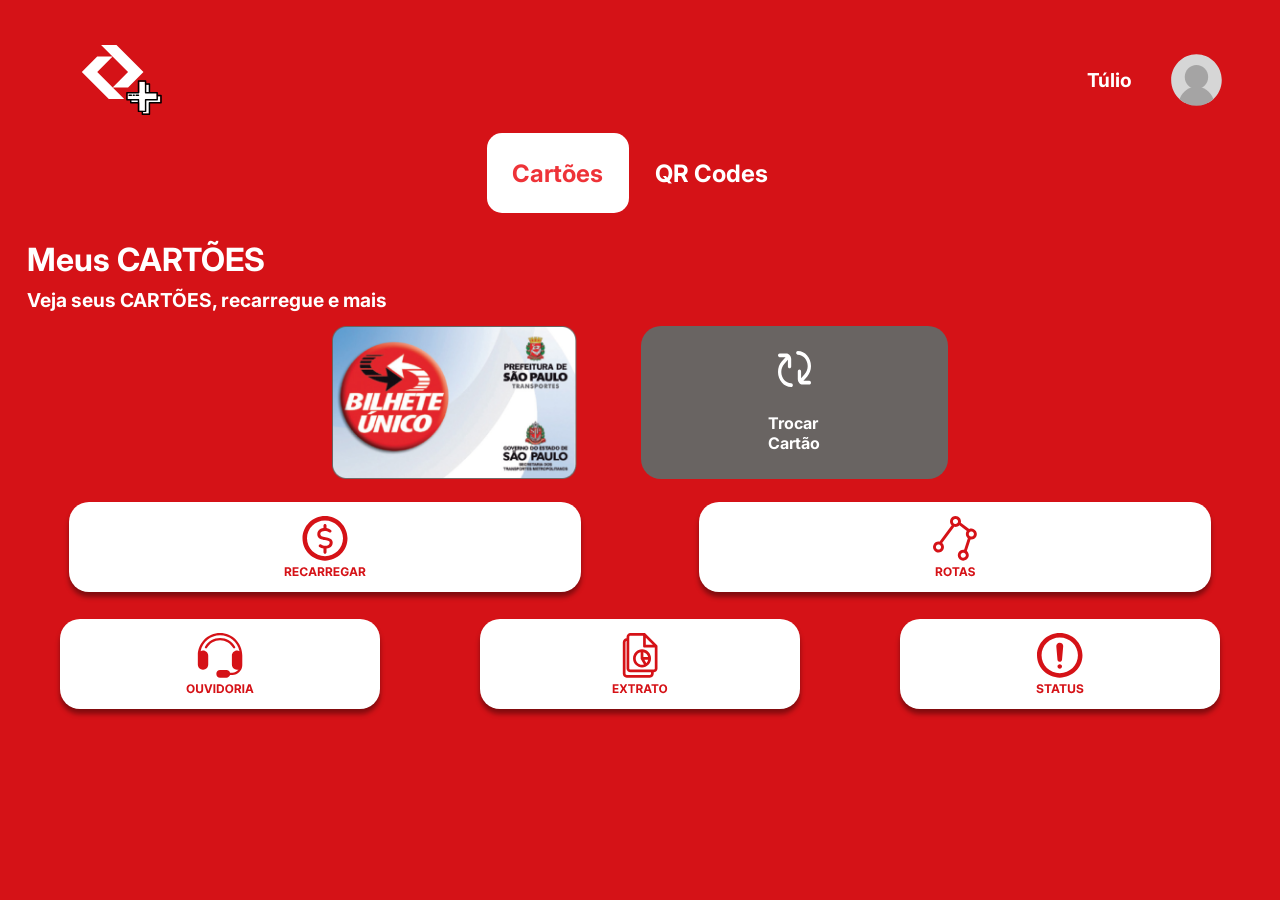
<file: src/content/html/index.html>
<!DOCTYPE html>
<html lang="en">
<head>
    <meta charset="UTF-8">
    <meta name="viewport" content="width=device-width, initial-scale=1.0">
    <title>CPTM Plus</title>
    <link rel="stylesheet" href="../css/home.css">
    <link rel="shortcut icon" href="../../assets/icons/cptmplusRed.svg" type="image/x-icon">
</head>
<body>
    <header>
        <img src="../../assets/icons/cptmplus.svg" alt="">
        <a href="conta.html">
            <div class="profile">
                <p>
                    <b>Túlio</b>
                </p>
                <img src="../../assets/icons/noProfilePicture.svg" alt="">
            </div>
        </a>
        
    </header>
    
    <nav>
        <div class="selected">
            <p>
                <b>Cartões</b>
            </p>
        </div>
            <a href="qrCode.html">
            <p>
                <b>QR Codes</b>
            </p>
        </a>
    </nav>

    <div class="mainText">
        <p style="font-size: xx-large;">
            <b>
                Meus CARTÕES
            </b>
        </p>

        <p style="font-size: larger;">
            <b>
                Veja seus CARTÕES, recarregue e mais
            </b>
        </p>
    </div>

    <section>
        <principal>
            <img src="../../assets/icons/bilhete.png" alt="">
        </principal>
        <saldo>
            <img src="../../assets/icons/switch.svg" alt="" style="height: 4vh;">
            <p>
                <b>
                    Trocar <br> Cartão
                </b>
            </p>
        </saldo>
    </section>

    <main>
        <principal>
            <a href="../html/saldo.html" class="saldo">
                <div>
                    <img src="../../assets/icons/money.svg" alt="">
                </div>
            </a>
            <a href="../html/rotas.html">
                <div>
                    <img src="../../assets/icons/routes.svg" alt="">
                </div>
            </a>
        </principal>
        <secundario>
            <a href="../html/ouvidoria.html">
                <div>
                    <img src="../../assets/icons/OUVIDORIA.svg" alt="">
                </div>
            </a>
            <a href="extrato.html">
                <div>
                    <img src="../../assets/icons/extrato.svg" alt="">
                </div>
            </a>
            <a href="linhas.html">
            <div>
                <img src="../../assets/icons/status.svg" alt="">
            </div>
            </a>
        </secundario>
    </main>
</body>
</html>
</file>
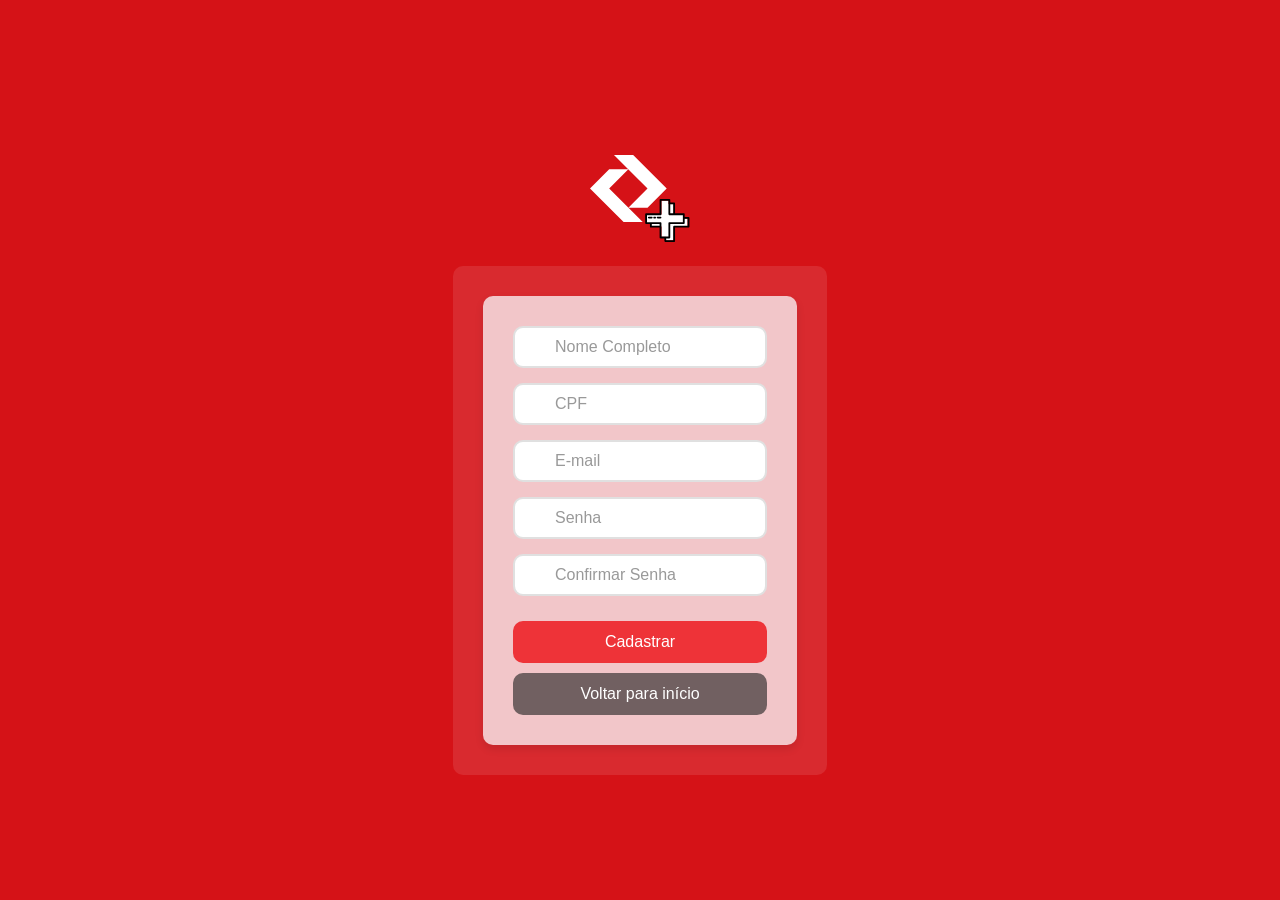
<file: src/content/html/cadastro.html>
<!DOCTYPE html>
<html lang="en">
<head>
    <meta charset="UTF-8">
    <meta name="viewport" content="width=device-width, initial-scale=1.0">
    <title>Página de Cadastro</title>
    <link rel="stylesheet" href="..//css/cadastro.css">
    <link rel="shortcut icon" href="../../assets/icons/cptmplusRed.svg" type="image/x-icon">
</head>
<body>
    <div class="duascores">
        <div class="logo-topo">
            <img class="logocptm" src="../../assets/icons/cptmPlusWhite.svg" alt="Logo CPTM">
        </div>
        <div class="opacidade">
            <div class="forms">
                <div class="form-container">
                    <form action="registrar.html" method="post">
                        <div class="formulario">
                            <label for="nome">
                            </label>
                            <input type="text" name="nome" id="nome" placeholder="Nome Completo" required>
                        </div>
                        <div class="formulario">
                            <label for="cpf">
                            </label>
                            <input type="text" name="cpf" id="cpf" placeholder="CPF" required>
                        </div>
                        <div class="formulario">
                            <label for="email">
                            </label>
                            <input type="email" name="email" id="email" placeholder="E-mail" required>
                        </div>
                        <div class="formulario">
                            <label for="senha">
                            </label>
                            <input type="password" name="senha" id="senha" placeholder="Senha" required>
                        </div>
                        <div class="formulario">
                            <label for="confirmar_senha">
                            </label>
                            <input type="password" name="confirmar_senha" id="confirmar_senha" placeholder="Confirmar Senha" required>
                        </div>
                        <button type="submit" style="background-color: #EE3338;">Cadastrar</button>
                        <button type="button" onclick="window.location.href='paglogin.html'" style="background-color: #716061;">Voltar para início</button>
                    </form>
                </div>
            </div>
        </div>
    </div>
</body>
</html>
</file>
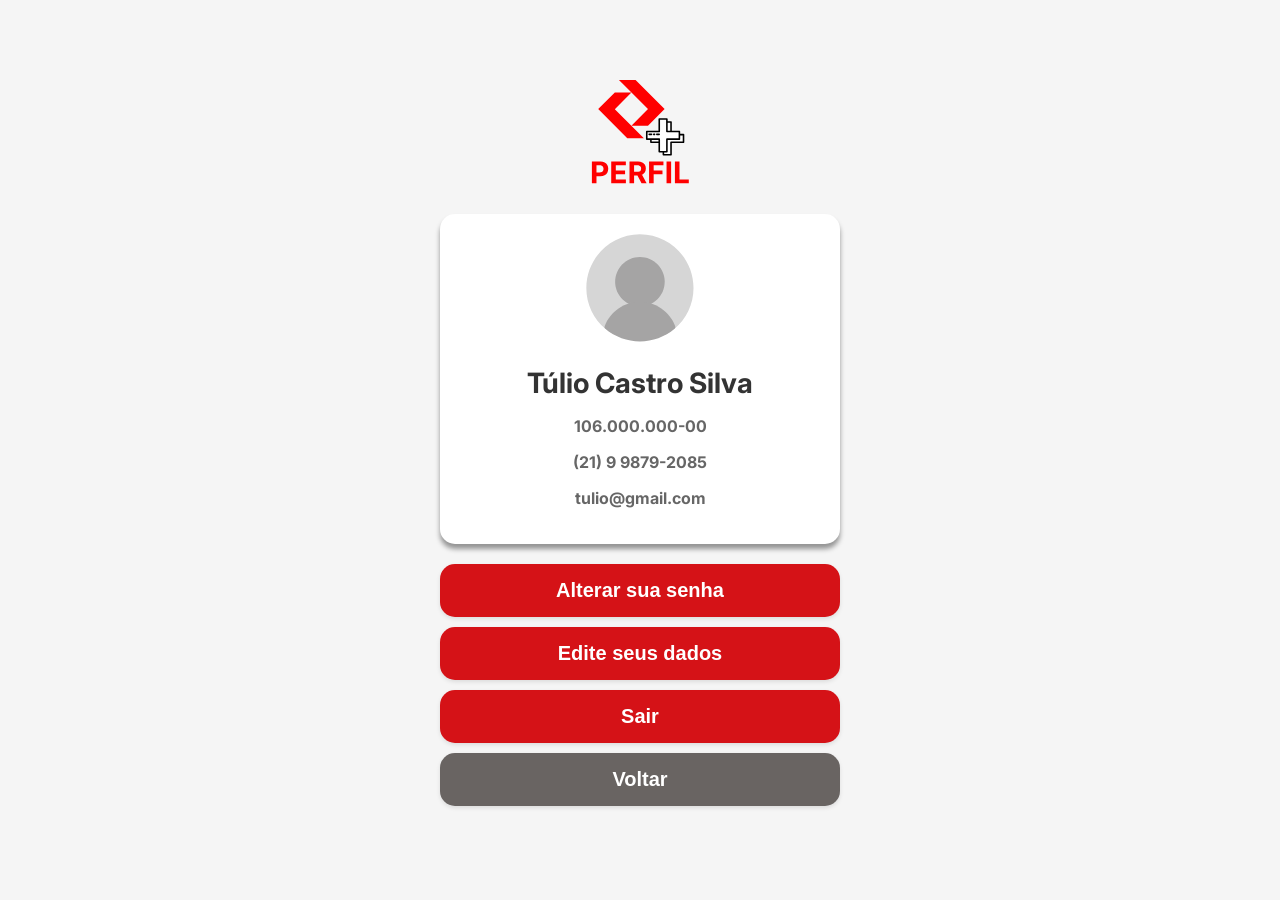
<file: src/content/html/conta.html>
<!DOCTYPE html>
<html lang="pt-BR">
<head>
    <meta charset="UTF-8">
    <meta name="viewport" content="width=device-width, initial-scale=1.0">
    <title>Página da Conta</title>
    <link rel="stylesheet" href="../css/conta.css">
    <link rel="shortcut icon" href="../../assets/icons/cptmplusRed.svg" type="image/x-icon">
</head>
<body>
    <div class="container-conta">
        <!-- Logo CPTM -->
        <div class="logo-container">
            <img class="logocptm" src="../../assets/icons/cptmPerfil.svg" alt="Logo CPTM">
        </div>

        <!-- Informações do usuário -->
        <div class="user-info">
            <img src="../../assets/icons/noProfilePicture.svg" alt="Avatar" class="user-avatar">
            <h2><b>Túlio Castro Silva</b></h2>
            <p><b>106.000.000-00</b></p>
            <p><b>(21) 9 9879-2085</b></p>
            <p><b>tulio@gmail.com</b></p>
        </div>

        <!-- Botões de ação -->
        <button class="btn-alterar-senha"><b>Alterar sua senha</b></button>
        <button class="btn-editar-dados"><b>Edite seus dados</b></button>
        <button class="btn-sair" onclick="window.location.href = 'paglogin.html'"><b>Sair</b></button>

        <!-- Voltar ao início -->
        <button class="btn-voltar" onclick="window.location.href='index.html'"><b>Voltar</b></button>
    </div>
</body>
</html>
</file>
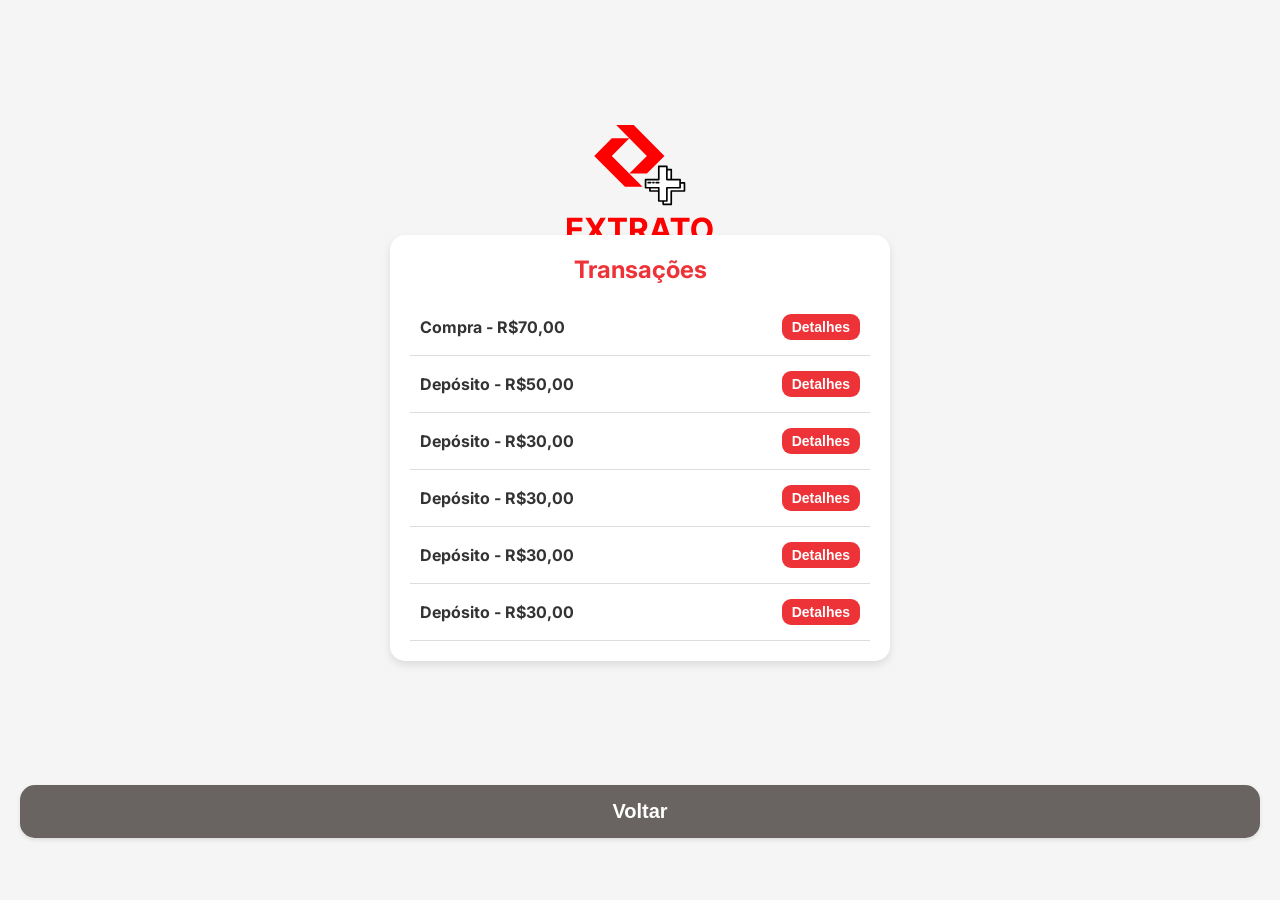
<file: src/content/html/extrato.html>
<!DOCTYPE html>
<html lang="pt-BR">
<head>
    <meta charset="UTF-8">
    <meta name="viewport" content="width=device-width, initial-scale=1.0">
    <title>Extrato</title>
    <link rel="stylesheet" href="../css/extrato.css"> 
    <link rel="shortcut icon" href="../../assets/icons/cptmplusRed.svg" type="image/x-icon">
</head>
<body>
    <header>
        <img src="../../assets/icons/cptmEXTRATO.svg" alt="Logo CPTM" class="logo">
    </header>

    <main>
        <h2><b>Transações</b></h2>
        <div class="transaction-container"></div> 
    </main>


    <script src="../scripts/extrato.js"></script> 
    <button class="btn-voltar" onclick="window.location.href='index.html'"><b>Voltar</b></button>
</body>
</html>
</file>
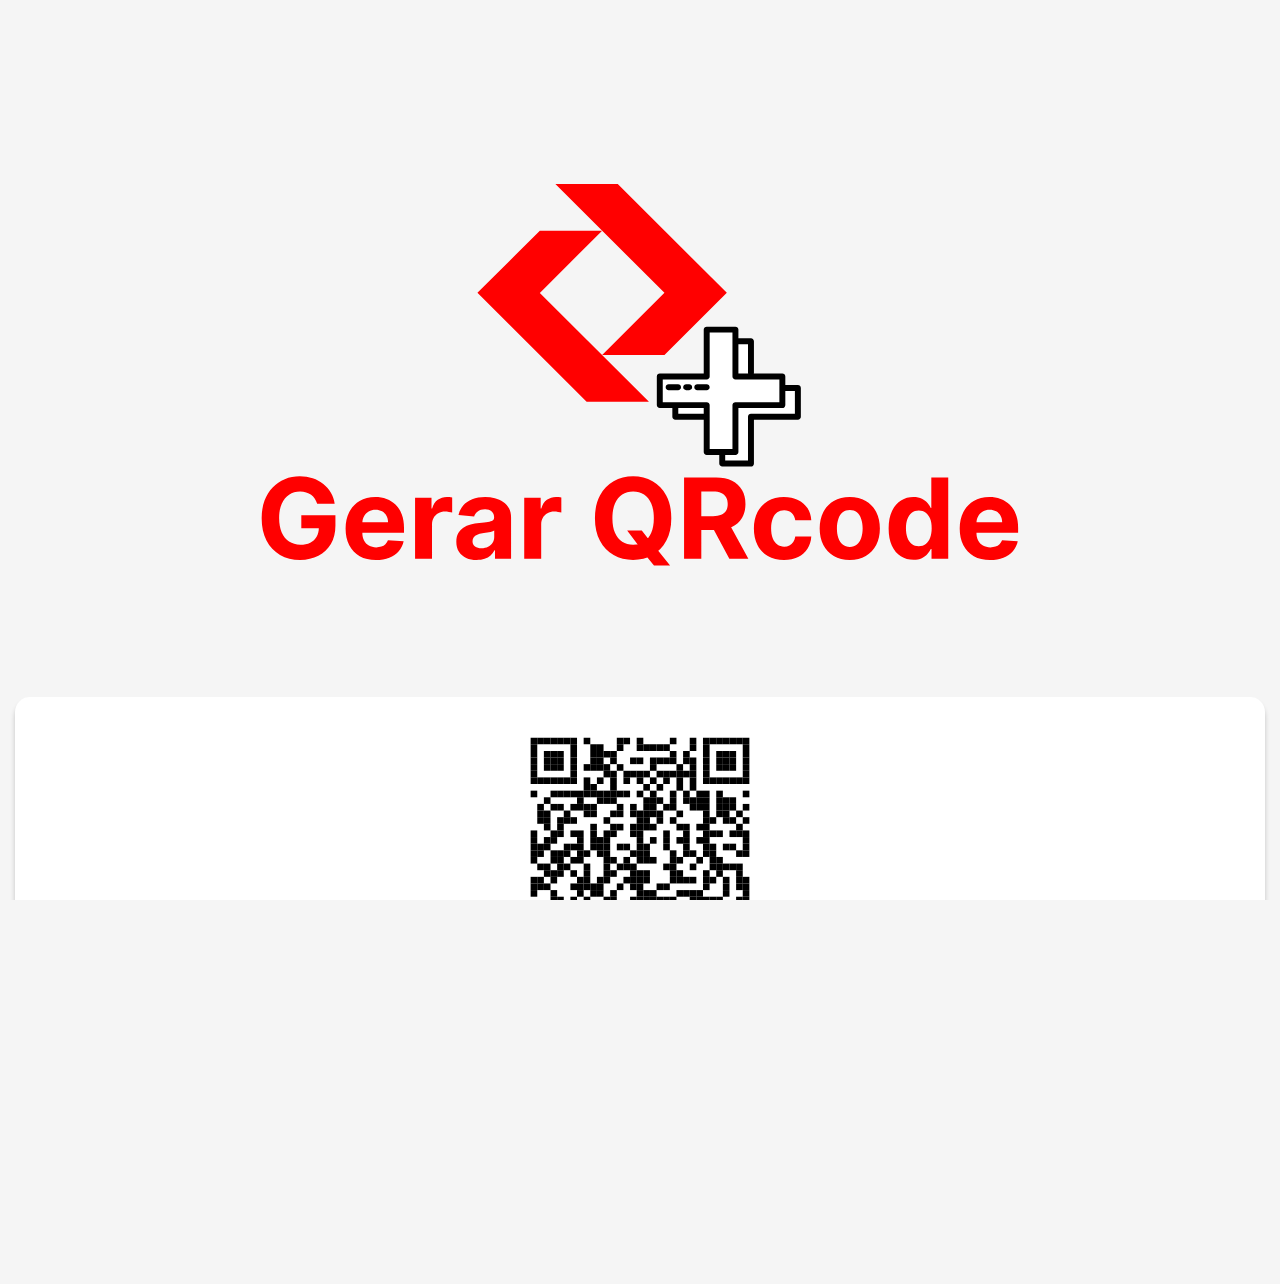
<file: src/content/html/gerarQRCODE.html>
<!DOCTYPE html>
<html lang="pt-BR">
<head>
  <meta charset="UTF-8">
  <meta name="viewport" content="width=device-width, initial-scale=1.0">
  <title>Pagamento - QR Code</title>
  <link href="https://cdnjs.cloudflare.com/ajax/libs/font-awesome/5.15.3/css/all.min.css" rel="stylesheet">
  <link href="../css/qr-code.css" rel="stylesheet">
  <link rel="shortcut icon" href="../../assets/icons/cptmplusRed.svg" type="image/x-icon">
</head>
<body>

  <header>
    <img src="../../assets/icons/gerarQRcode.svg" alt="Logo CPTM">
  </header>

  <div class="app-container">
    <div class="qr-code-container">
      <div class="qr-code">
        <img src="../../assets/icons/qrCode.svg" alt="QR Code para pagamento">
      </div>
      <div class="qr-info">
        <h3>Pagamento de Metrô</h3>
        <p>Aponte sua câmera para o código QR e finalize seu pagamento.</p>
      </div>
    </div>
    
    <div class="voltar">
      <button class="btn-voltar" onclick="window.location.href='index.html'"><b>Voltar</b></button>
    </div>
  </div>

</body>
</html>
</file>
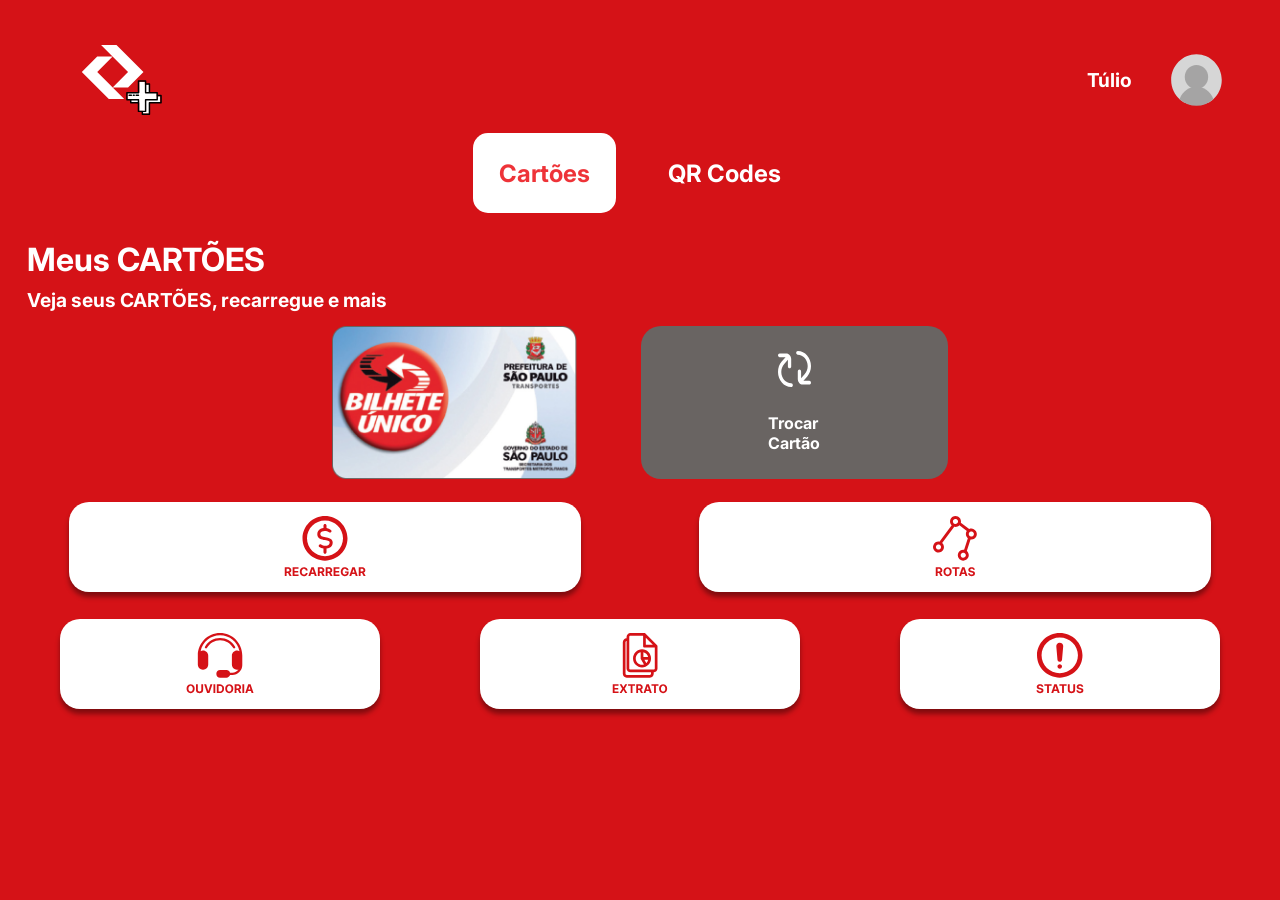
<file: src/content/html/home.html>
<!DOCTYPE html>
<html lang="en">
<head>
    <meta charset="UTF-8">
    <meta name="viewport" content="width=device-width, initial-scale=1.0">
    <title>Document</title>
    <link rel="stylesheet" href="../css/home.css">
</head>
<body>
    <header>
        <img src="../../assets/icons/cptmplus.svg" alt="">
        <a href="conta.html">
            <div class="profile">
                <p>
                    <b>Túlio</b>
                </p>
                <img src="../../assets/icons/noProfilePicture.svg" alt="">
            </div>
        </a>
        
    </header>
    
    <nav>
        <div class="selected">
            <p>
                <b>Cartões</b>
            </p>
        </div>
            <a href="qrCode.html">
            <p style="padding-left: 3vh;">
                <b>QR Codes</b>
            </p>
        </a>
    </nav>

    <div class="mainText">
        <p style="font-size: xx-large;">
            <b>
                Meus CARTÕES
            </b>
        </p>

        <p style="font-size: larger;">
            <b>
                Veja seus CARTÕES, recarregue e mais
            </b>
        </p>
    </div>

    <section>
        <principal>
            <img src="../../assets/icons/bilhete.png" alt="">
        </principal>
        <saldo>
            <img src="../../assets/icons/switch.svg" alt="" style="height: 4vh;">
            <p>
                <b>
                    Trocar <br> Cartão
                </b>
            </p>
        </saldo>
    </section>

    <main>
        <principal>
            <a href="../html/saldo.html" class="saldo">
                <div>
                    <img src="../../assets/icons/money.svg" alt="">
                </div>
            </a>
            <a href="../html/rotas.html">
                <div>
                    <img src="../../assets/icons/routes.svg" alt="">
                </div>
            </a>
        </principal>
        <secundario>
            <a href="../html/ouvidoria.html"><div>
                <img src="../../assets/icons/OUVIDORIA.svg" alt="">
            </div>
            </a>
            <a href="extrato.html">
                <div>
                    <img src="../../assets/icons/extrato.svg" alt="">
                </div>
            </a>
            <div>
                <img src="../../assets/icons/status.svg" alt="">
            </div>
        </secundario>
    </main>
</body>
</html>
</file>
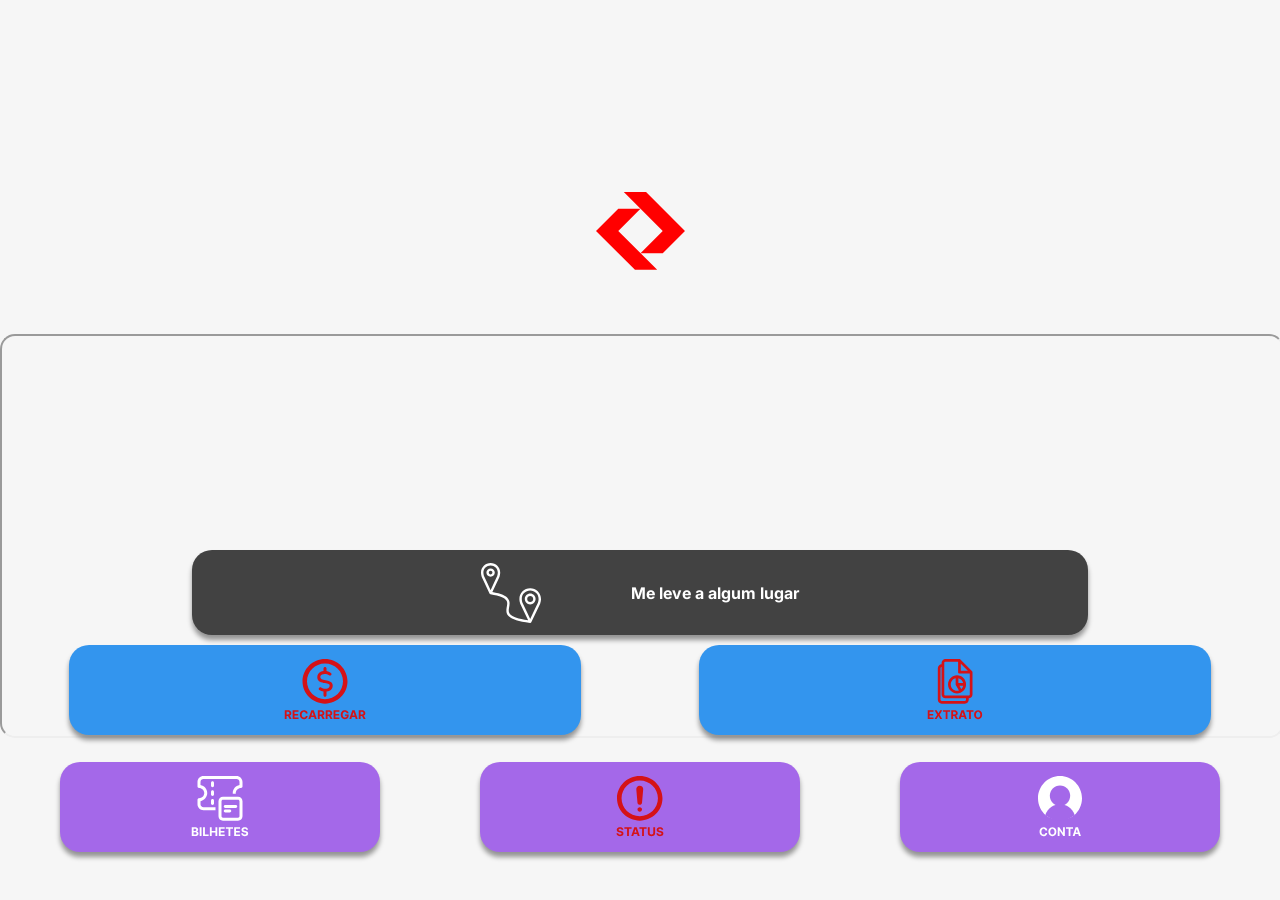
<file: src/content/html/homepageAntiga.html>
<!DOCTYPE html>
<html lang="en">
<head>
    <meta charset="UTF-8">
    <meta name="viewport" content="width=device-width, initial-scale=1.0">
    <title>Página de Login</title>
    <link rel="stylesheet" href="../css/index.css">
</head>


<body>
    <header>
        <img src="../../assets/img/cptm.svg" alt="">
    </header>
    
    <container>
        <iframe 
            src="https://www.google.com/maps/embed?pb=!1m14!1m12!1m3!1d15004.178001252154!2d-43.93533439999999!3d-19.922529499999996!2m3!1f0!2f0!3f0!3m2!1i1024!2i768!4f13.1!5e0!3m2!1spt-BR!2sbr!4v1728959848604!5m2!1spt-BR!2sbr" 
            width="100%" 
            height="400" 
            style="border-radius:15px;margin-top: 5%;align-items: center;justify-content: center;" 
            allowfullscreen="" 
            loading="lazy" 
            referrerpolicy="no-referrer-when-downgrade">
        </iframe>
        <div class="overlay">  
            <img src="../../assets/icons/search.svg" alt="" style="padding-right: 10%;">
            <p>
                <b>Me leve a algum lugar</b>
            </p>
        </div>
        
    <main>
        <principal>
            <a href="saldo.html">
                <div>
                    <img src="../../assets/icons/money.svg" alt="">
                </div>
            </a>
            <div>
                <img src="../../assets/icons/extrato.svg" alt="" >
            </div>
        </principal>
        <secundario>
            <div>
                <img src="../../assets/icons/ticket.svg" alt="">
            </div>
            <div>
                <img src="../../assets/icons/status.svg" alt="">
            </div>
            <a href="conta.html">
                <div>
                    <img src="../../assets/icons/CONTA.svg" alt="">
                </div>
            </a>
        </secundario>
    </main>
</body>
</html>
</file>
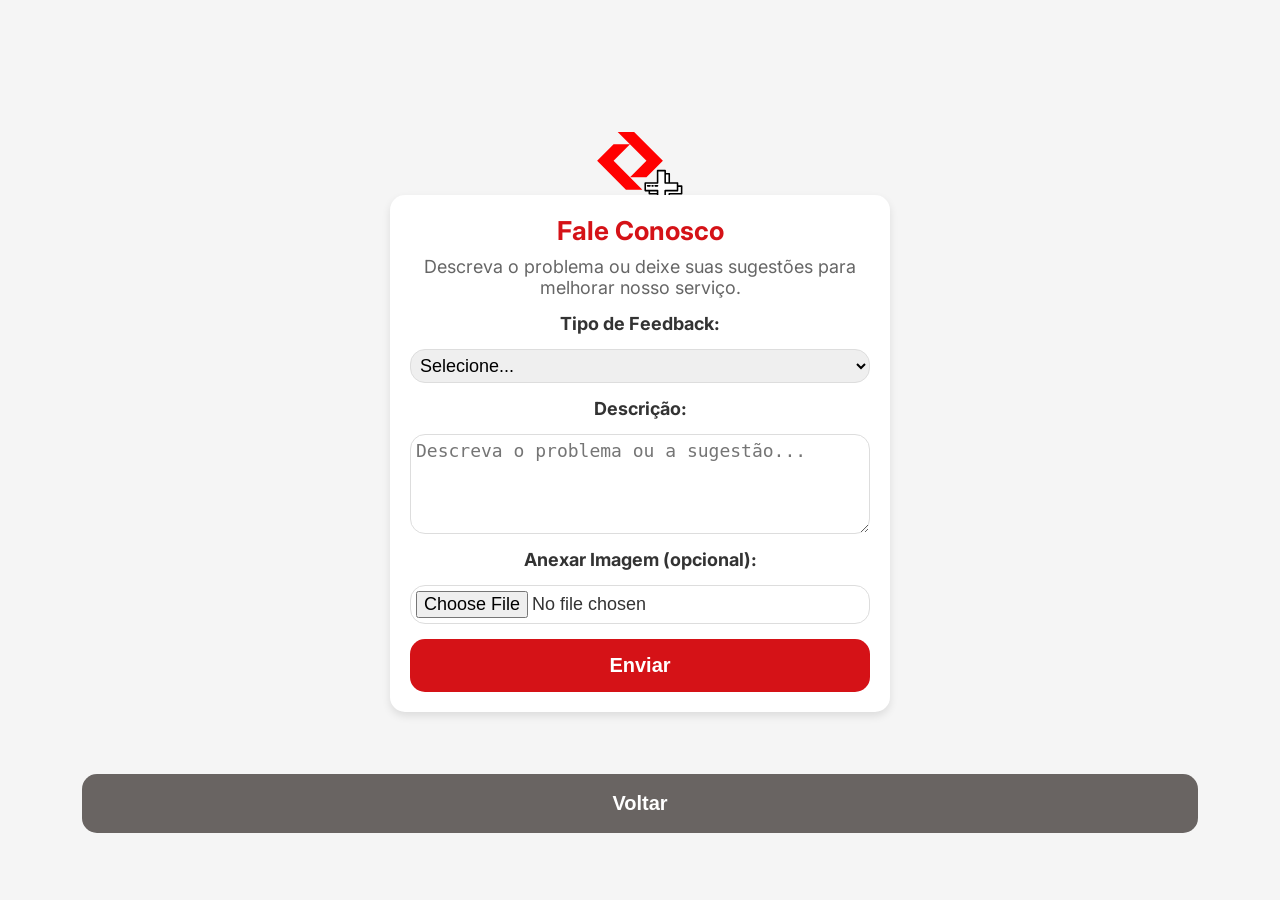
<file: src/content/html/ouvidoria.html>
<!DOCTYPE html>
<html lang="pt-BR">
<head>
    <meta charset="UTF-8">
    <meta name="viewport" content="width=device-width, initial-scale=1.0">
    <title>Ouvidoria</title>
    <link rel="stylesheet" href="../css/ouvidoria.css">
    <link rel="shortcut icon" href="../../assets/icons/cptmplusRed.svg" type="image/x-icon">
</head>
<body>
    <header class="header">
        <img src="../../assets/icons/cptmOuvidoria.svg" alt="Logo CPTM" class="logo">
    </header>

    <main>
        <h3>Fale Conosco</h3>
        <p>Descreva o problema ou deixe suas sugestões para melhorar nosso serviço.</p>
        
        <form id="ouvidoriaForm">
            <label for="tipo">Tipo de Feedback:</label>
            <select id="tipo" required>
                <option value="">Selecione...</option>
                <option value="problema">Problema</option>
                <option value="sugestao">Sugestão</option>
                <option value="elogio">Elogio</option>
            </select>

            <label for="descricao">Descrição:</label>
            <textarea id="descricao" placeholder="Descreva o problema ou a sugestão..." required></textarea>
            
            <label for="anexo">Anexar Imagem (opcional):</label>
            <input type="file" id="anexo" accept="image/*">
            
            <button type="submit" class="submit-button">Enviar</button>
        </form>
    </main>
    <button class="back-button" onclick="window.location.href='index.html'"><b>Voltar</b></button>


</body>
</html>
</file>
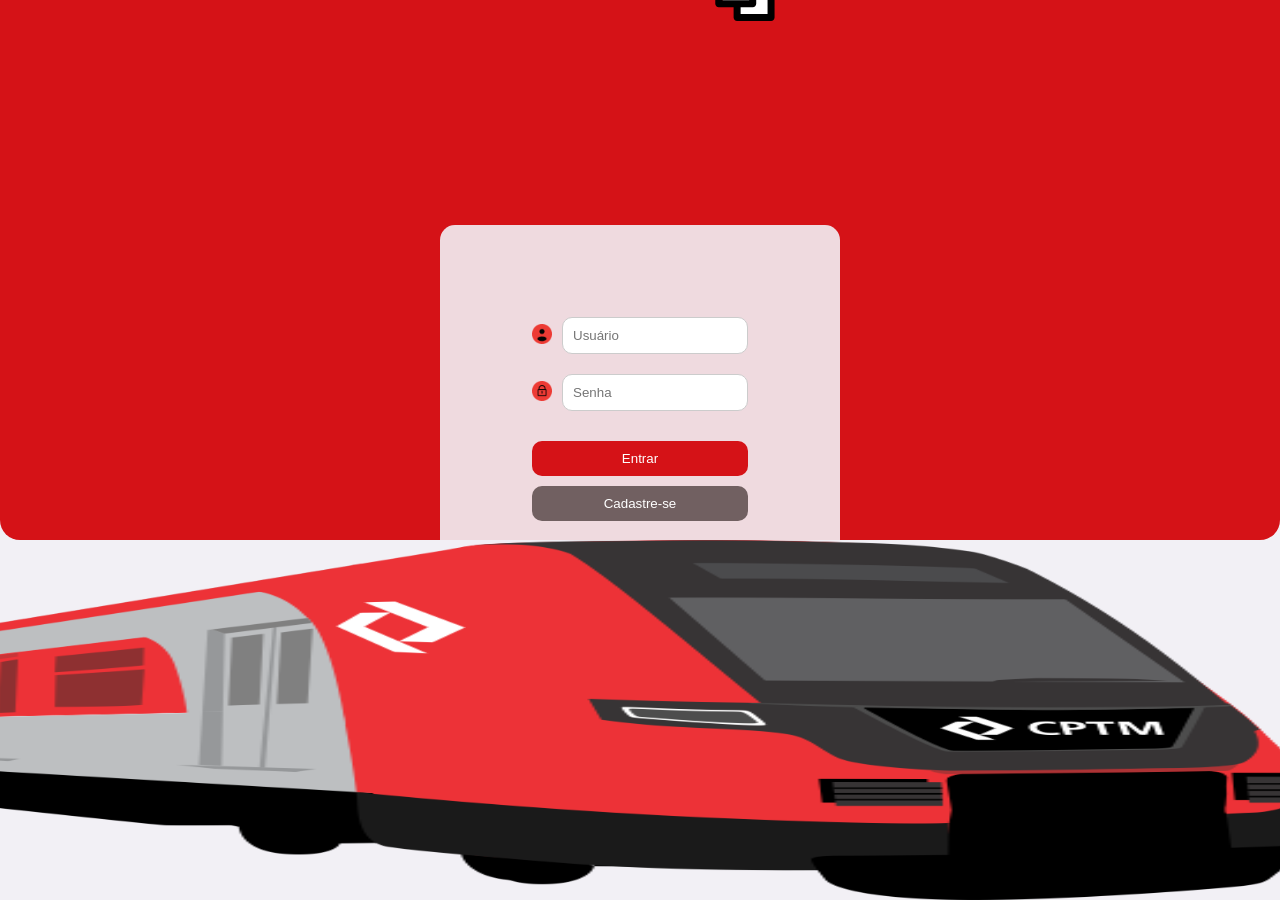
<file: src/content/html/paglogin.html>
<!DOCTYPE html>
<html lang="en">
<head>
    <meta charset="UTF-8">
    <meta name="viewport" content="width=device-width, initial-scale=1.0">
    <title>Página de Login</title>
    <link rel="stylesheet" href="../css/paglogin.css">
    <link rel="shortcut icon" href="../../assets/icons/cptmplusRed.svg" type="image/x-icon">
</head>
<body>
    <div class="duascores">
        <div class="opacidade">
            <div class="forms">
                <div class="form-container">
                    <form action="home.html">
                        <div class="formulario">
                            <label for="usuario">
                              <img src="../../assets/icons/iconeUsuario.png.png" alt="Ícone de Usuário" class="icone">
                            </label>
                            <input type="text" name="usuario" id="usuario" placeholder="Usuário" required>
                        </div>
                        <div class="formulario">
                            <label for="senha">
                              <img src="../../assets/icons/iconeSenha.png.png" alt="Ícone de Usuário" class="icone">
                            </label>
                            <input type="password" name="senha" id="senha" placeholder="Senha" required>
                        </div>

                    <button onclick="window.location.href='index.html'"style="background-color: #D51217;" >Entrar</button>                        
                    </form>
                    <button onclick="window.location.href='cadastro.html'"style="background-color: #716061;">Cadastre-se</button>

                </div>
            </div>
        </div>

        <div class="vermelha">
            <img class="logocptm" src="../../assets/icons/cptmPlusWhite.svg" alt="">
        </div>
        <div class="branca">
            <img src="../../assets/img/cptmTremCptm.png" alt="" class="tremcptm">
        </div>
    </div>

</body>
</html>
</file>
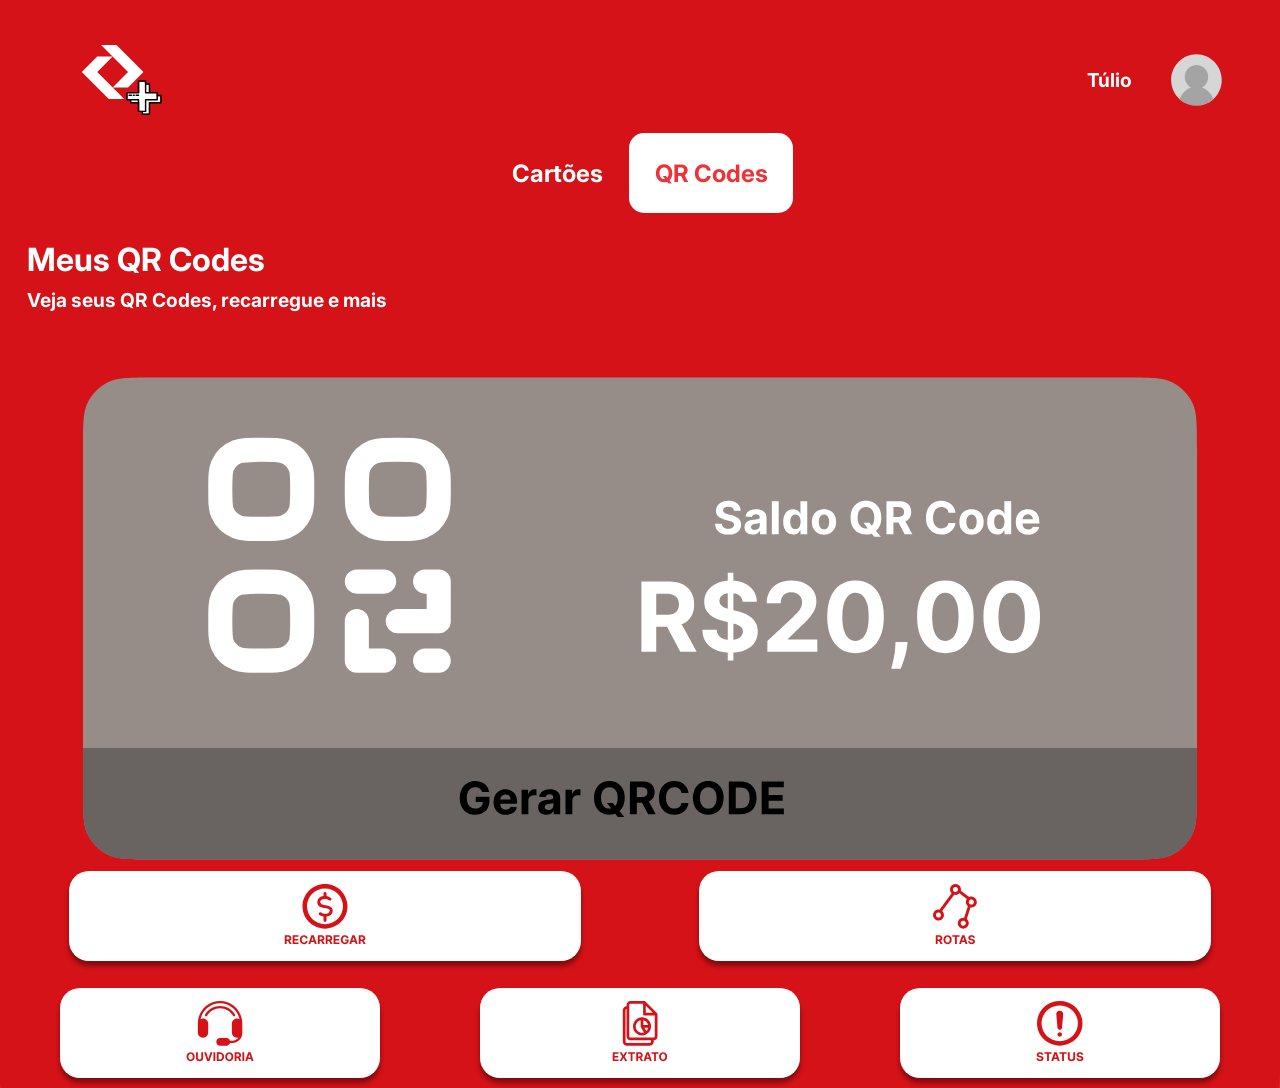
<file: src/content/html/qrCode.html>
<!DOCTYPE html>
<html lang="en">
<head>
    <meta charset="UTF-8">
    <meta name="viewport" content="width=device-width, initial-scale=1.0">
    <title>CPTM Plus</title>
    <link rel="stylesheet" href="../css/qrCode.css">
    <link rel="shortcut icon" href="../../assets/icons/cptmplusRed.svg" type="image/x-icon">
</head>
<body>
    <header>
        <img src="../../assets/icons/cptmplus.svg" alt="">
        <a href="conta.html">
            <div class="profile">
                <p>
                    <b>Túlio</b>
                </p>
                <img src="../../assets/icons/noProfilePicture.svg" alt="">
            </div>
        </a>
    </header>
    
    <nav>
        <a href="index.html">
            <p>
                <b>Cartões</b>
            </p>
        </a>
        <div class="selected">
            <p>
                <b>QR Codes</b>
            </p>
        </div>
    </nav>

    <div class="mainText">
        <p style="font-size: xx-large;">
            <b>
                Meus QR Codes
            </b>
        </p>

        <p style="font-size: larger;">
            <b>
                Veja seus QR Codes, recarregue e mais
            </b>
        </p>
    </div>

    <section>
        <a href="gerarQRCODE.html">
            <img src="../../assets/icons/qrCodeMain.svg" alt="">
        </a>
    </section>

    <main>
        <principal>
            <a href="../html/saldo.html" class="saldo">
                <div>
                    <img src="../../assets/icons/money.svg" alt="">
                </div>
            <a href="../html/rotas.html">
                <div>
                    <img src="../../assets/icons/routes.svg" alt="">
                </div>
            </a>
        </principal>
        <secundario>
            <a href="../html/ouvidoria.html"><div>
                <img src="../../assets/icons/OUVIDORIA.svg" alt="">
            </div>
            </a>
            <a href="../html/extrato.html"><div>
                <img src="../../assets/icons/extrato.svg" alt="">
            </div>
            </a>
            <div>
                <img src="../../assets/icons/status.svg" alt="">
            </div>
        </secundario>
    </main>
</body>
</html>
</file>
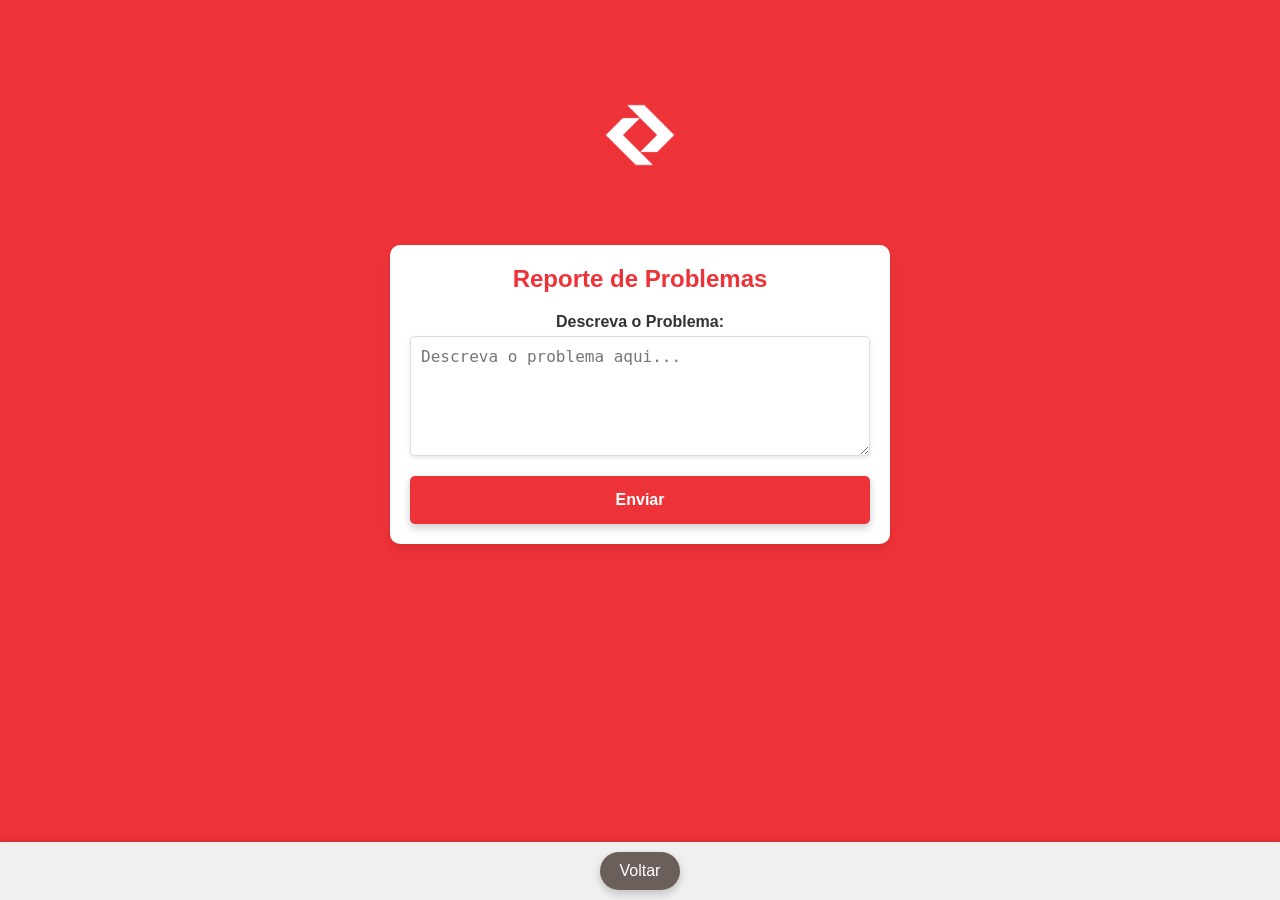
<file: src/content/html/reportarProblema.html>
<!DOCTYPE html>
<html lang="pt-BR">
<head>
    <meta charset="UTF-8">
    <meta name="viewport" content="width=device-width, initial-scale=1.0">
    <title>Reportar Problema</title>
    <link rel="stylesheet" href="../css/reportarProblema.css">
    <link rel="shortcut icon" href="../../assets/icons/cptmplusRed.svg" type="image/x-icon">
</head>
<body>
    <header>
        <img src="../../assets/img/cptmLogoRed.png" alt="Logo CPTM" class="logo">
    </header>

    <main>
        <h2>Reporte de Problemas</h2>
        <form class="report-form">
            <label for="problema">Descreva o Problema:</label>
            <textarea id="problema" name="problema" rows="5" placeholder="Descreva o problema aqui..."></textarea>
            <button type="submit" class="submit-button">Enviar</button>
        </form>
    </main>

    <footer>
        <a href="index.html" class="back-button">Voltar</a>
    </footer>

    <script src="../scripts/reportarProblemas.js"></script> 

</body>
</html>
</file>
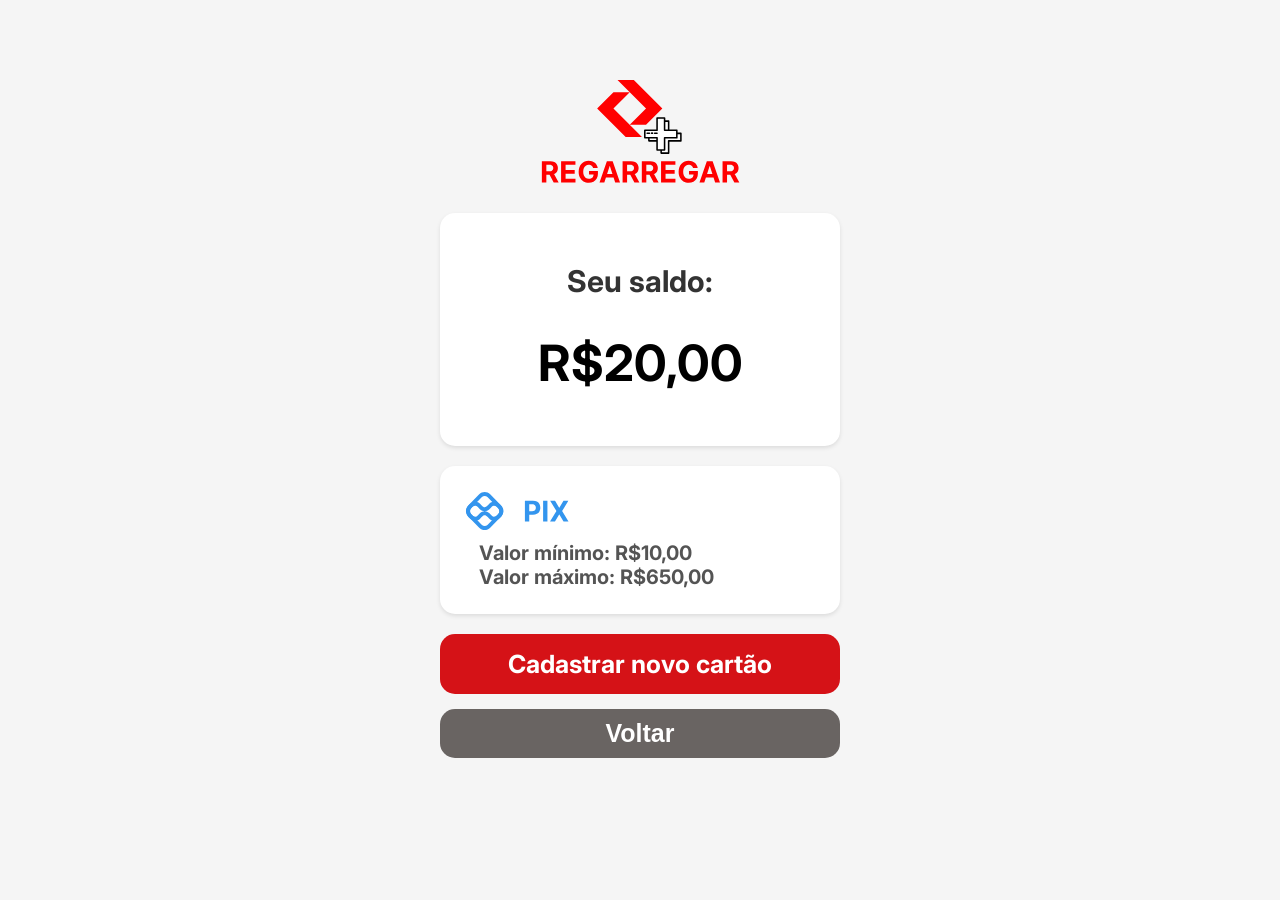
<file: src/content/html/saldo.html>
<!DOCTYPE html>
<html lang="pt-BR">
<head>
    <meta charset="UTF-8">
    <meta name="viewport" content="width=device-width, initial-scale=1.0">
    <title>Página de Saldo</title>
    <link rel="stylesheet" href="../css/saldo.css">
    <link rel="shortcut icon" href="../../assets/icons/cptmplusRed.svg" type="image/x-icon">
</head>
<body>
    <div class="container-saldo">
        <div class="logo-container">
            <img class="logocptm" src="../../assets/icons/cptmRecarregar.svg" alt="Logo CPTM">
        </div>

        <div class="saldo-section">
            <p><b>Seu saldo:</b></p>
            <h1><b>R$20,00</b></h1>
        </div>

        <div class="pix-section">
            <div class="pix-container">
                <img src="../../assets/icons/pix.svg" alt="">
                
                <span><b>Valor mínimo: R$10,00</b></span>
                <span><b>Valor máximo: R$650,00</b></span>
            </div>
        </div>

        <!-- Botão de cadastrar novo cartão -->
        <button class="btn-cadastrar-cartao"><b>Cadastrar novo cartão</b></button>

        <button class="btn-voltar" onclick="window.location.href='index.html'"><b>Voltar</b></button>
    </div>
</body>
</html>
</file>
<file: src/content/css/home.css>
* {
    margin: 0;
    padding: 0;
    box-sizing: border-box;
}

a{
    text-decoration: none;
    display: flex;
    justify-content: center;
    align-items: center;
}

@font-face {
    font-family: Inter;
    src: url(../../assets/fonts/Inter-VariableFont_opsz\,wght.ttf);
}

html, body {
    height: 100%;
    display: flex;
    flex-direction: column;
    background-color: white;
    background-image: url(../../assets/img/background.svg);
    background-size: cover;
}


header { 
    margin-top: 5vh;
    padding-left: 5vw;
    padding-right: 5vw;
    width: 100vw;
    display: flex;
    flex-direction: row;
    height: 70px;
    justify-content: space-between;
}

header p {
    font-family: Inter;
}

.profile{
    display: flex;
    align-items: center;
    flex-direction: row;
    margin-left: 40%;
    margin-right: auto;
}

.profile p {
    color: white;
    padding-right: 3vw;
    font-size: larger;
}

.profile img {
    width: 40%;
}


nav{
    padding-top: 2vh;
    padding-bottom: 2vh;
    width: 100%;
    display: flex;
    flex-direction: row;
    justify-content: center;
    align-items: center;
}

nav .selected{
    background-color: white;
    border-radius: 15px;
}


nav p {
    color: white;
    margin: 2vw;
    font-size: x-large;
    font-family: Inter;
}

nav .selected p{
    color: #EE3338;
}

.mainText {
    display: flex;
    flex-direction: column;
}

.mainText p{
    color: white;
    font-family: Inter;
    padding-left: 3vh;
    padding-top: 1vh;
}

section{
    height: 20vh;
    border-radius: 20px;
    display: flex;
    flex-direction: row;
    justify-content: center;
    align-items: center;
}

section principal{
    display: flex;
    flex-direction: column;
    align-items: center;
    justify-content: space-around;
    padding-right: 5vw;
}

section principal img{
    height: 17vh;
}



section saldo{
    
    background-color: #696462;
    display: flex;
    align-items: end;
    display: flex;
    flex-direction: column;
    align-items: center;
    justify-content: space-evenly;
    font-family: Inter;
    color: white;
    height: 17vh;
    width: 24vw;
    border-radius: 20px;
}


main{
    display: flex;
    flex-direction: column;
    padding: 10px;
}

main img{
    height: 70%;
}

main principal {
    display: flex;
    flex-direction: row;
    justify-content: space-around;
}

main principal div { 
    background-color: white;
    width: 40vw;
    height: 10vh;
    display: flex;
    flex-direction: column;
    justify-content: center;
    align-items: center;
    border-radius: 20px;
    box-shadow: 0px 5px 5px rgba(0, 0, 0, 0.4);
}

main secundario {
    display: flex;
    flex-direction: row;
    justify-content: space-around;
    padding-top: 3vh;
}

main secundario div { 
    background-color: white;
    width: 25vw;
    height: 10vh;
    display: flex;
    flex-direction: column;
    justify-content: center;
    align-items: center;
    border-radius: 20px;
    box-shadow: 0px 5px 5px rgba(0, 0, 0, 0.4);
}
</file>
<file: src/content/css/cadastro.css>
body {
    margin: 0;
    padding: 0;
    font-family: 'Arial', sans-serif;
    display: flex;
    justify-content: center;
    align-items: center;
    height: 100vh;
    background-color: #D51217;
}

.duascores {
    width: 100%;
    height: 100%;
    display: flex;
    justify-content: center;
    align-items: center;
    background-color: #D51217;
    flex-direction: column;
}
.opacidade {
    background-color: rgba(255, 255, 255, 0.1);
    padding: 30px;
    border-radius: 10px;
}
.forms {
    display: flex;
    justify-content: center;
    align-items: center;
}

.logo-topo {
    margin-top: 30px;
    margin-bottom: 20px;
}

.logocptm {
    width: 100px;
}

.form-container {
    background-color: #F2C6C9;
    padding: 30px;
    border-radius: 10px;
    box-shadow: 0px 4px 8px rgba(0, 0, 0, 0.1);
}

.formulario {
    display: flex;
    align-items: center;
    margin-bottom: 15px;
    position: relative;
}
.formulario label img {
    width: 25px;
    height: 25px;
    position: absolute;
    left: 10px;
    top: 50%;
    transform: translateY(-50%);
}
.formulario input {
    width: 100%;
    padding: 10px 10px 10px 40px;
    border: 2px solid #E0E0E0;
    border-radius: 10px;
    font-size: 16px;
    outline: none;
    background-color: #fff;
}
.formulario input::placeholder {
    color: #999;
}
button {
    width: 100%;
    padding: 12px;
    font-size: 16px;
    border: none;
    border-radius: 10px;
    cursor: pointer;
    color: #fff;
    margin-top: 10px;
}
button:first-of-type {
    background-color: #D51217;
}
button:last-of-type {
    background-color: #716061;
}

@media (max-width: 768px) {
    .form-container {
        width: 90%;
    }
}
</file>
<file: src/content/css/conta.css>
@font-face {
    font-family: Inter;
    src: url(../../assets/fonts/Inter-VariableFont_opsz\,wght.ttf);
}

body {
    font-family: Inter;
    margin: 0;
    padding: 0;
    background-color: #f5f5f5;
}

.container-conta {
    width: 100%;
    max-width: 400px;
    margin: 0 auto;
    text-align: center;
}

.logo-container {
    margin-top: 20%;
}

.logo-container img{
    width: 100px;
}

.user-info {
    background-color: white;
    padding: 20px;
    margin: 20px 0;
    border-radius: 15px;
    box-shadow: 0px 5px 5px rgba(0, 0, 0, 0.4);
}

.user-avatar {
    width: 30%;
    height: 30%;
    border-radius: 15px;
    margin-bottom: 10px;
}

.user-info h2 {
    font-size: 28px;
    color: #333;
    margin: 10px 0;
}

.user-info p {
    font-size: 16px;
    color: #666;
}

.btn-alterar-senha,
.btn-editar-dados,
.btn-sair,
.btn-voltar {
    background-color: #D51217;
    box-shadow: 0 2px 4px rgba(0, 0, 0, 0.1);
    color: white;
    border: none;
    padding: 15px;
    width: 100%;
    border-radius: 15px;
    font-size: 20px;
    margin-bottom: 10px;
    cursor: pointer;
}

.btn-voltar {
    background-color: #696462;
}
</file>
<file: src/content/css/extrato.css>
* {
    margin: 0;
    padding: 0;
    box-sizing: border-box;
}

@font-face {
    font-family: Inter;
    src: url(../../assets/fonts/Inter-VariableFont_opsz\,wght.ttf);
}

body {
    font-family: Inter;
    background-color: #f5f5f5;
    background-size: cover;
    display: flex;
    flex-direction: column;
    align-items: center;
    padding: 20px;
    color: #333;
}

header { 
    margin-top: 5vh;
    padding-left: 5vw;
    padding-right: 5vw;
    width: 100vw;
    display: flex;
    flex-direction: column;
    height: 70px;
    align-items: center;
    justify-content: center;
}

header img.logo {
    padding-top: 40%;
    padding-bottom: 25%;
    width: 150px;
}	


nav {
    width: 100vw;
    display: flex;
    justify-content: space-around;
    background-color: #EE3338;
    padding: 10px 0;
}

.nav-link {
    color: white;
    font-size: 18px;
    font-weight: bold;
    text-decoration: none;
}


.nav-link.selected {
    background-color: white;
    color: #EE3338;
    padding: 5px 10px;
    border-radius: 15px;
}

main {
    width: 90vw;
    max-width: 500px;
    background-color: white;
    margin-top: 100px;
    border-radius: 15px;
    padding: 20px;
    box-shadow: 0 4px 8px rgba(0, 0, 0, 0.1);
    margin-bottom: 10%;
}

h2 {
    color: #EE3338;
    font-size: 24px;
    text-align: center;
}

.transaction-container {
    margin-top: 15px;
}

.transaction {
    border-bottom: 1px solid #ddd;
    padding: 15px 10px;
}

.transaction-summary {
    display: flex;
    justify-content: space-between;
    align-items: center;
}

.transaction-summary p {
    font-size: 16px;
    font-weight: bold;
    color: #333;
}

.toggle-details {
    background-color: #EE3338;
    color: white;
    border: none;
    border-radius: 9px;
    padding: 5px 10px;
    cursor: pointer;
    font-size: 14px;
}

.transaction-details {
    padding: 10px;
    color: #666;
    font-size: 14px;
}

.hidden {
    display: none;
}

footer {
    position: fixed;
    bottom: 0;
    width: 100vw;
    background-color: #f0f0f0;
    padding: 10px 0;
    display: flex;
    justify-content: center;
    box-shadow: 0 -2px 5px rgba(0, 0, 0, 0.1);
}

.btn-voltar {
    background-color: #696462;
    box-shadow: 0 2px 4px rgba(0, 0, 0, 0.1);
    color: white;
    border: none;
    padding: 15px;
    width: 100%;
    border-radius: 15px;
    font-size: 20px;
    margin-bottom: 10px;
    cursor: pointer;
}
</file>
<file: src/content/css/qr-code.css>
* {
    margin: 0;
    padding: 0;
    box-sizing: border-box;
  }
  
  @font-face {
    font-family: Inter;
    src: url(../../assets/fonts/Inter-VariableFont_opsz\,wght.ttf);
  }
  
  html, body {
    width: 100%;
    height: 100%;
    font-family: Inter, sans-serif;
    background-color: #f5f5f5;
    overflow: hidden;
  }
  
  header {
    display: flex;
    justify-content: center;
    align-items: center;
    padding-top: 30%;
    height: 8vh;
    border-bottom-left-radius: 15px;
    border-bottom-right-radius: 15px;
  }

  header img{
    width: 60%;
  }
  
  .app-container {
    display: flex;
    flex-direction: column;
    width: 100%;
    height: 100%;
    background-color: #f5f5f5;
    padding: 0 15px;
  }
  
  .qr-code-container {
    display: flex;
    flex-direction: column;
    align-items: center;
    background-color: #ffffff;
    padding: 25px;
    border-radius: 15px;
    box-shadow: 0px 5px 5px rgba(0, 0, 0, 0.2);
    margin-top: 25%;
  }
  
  .qr-code {
    width: 100%;
    display: flex;
    justify-content: center;
    margin-bottom: 20px;
  }
  
  .qr-code img {
    width: 250px;
    height: 250px;
    border-radius: 10px;
  }
  
  .qr-info {
    text-align: center;
    color: #333;
  }
  
  .qr-info h3 {
    font-size: 24px;
    color: #D51217;
    margin-bottom: 10px;
  }
  
  .qr-info p {
    font-size: 16px;
    color: #696462;
  }
  
  .voltar {
    display: flex;
    justify-content: center;
    align-items: center;
    padding-top: 5%;
  }
  
  .voltar .btn-voltar {
    background-color: #696462;
    box-shadow: 0 2px 4px rgba(0, 0, 0, 0.1);
    color: white;
    border: none;
    padding: 15px;
    width: 95%;
    border-radius: 15px;
    font-size: 20px;
    margin-bottom: 10px;
    cursor: pointer;
  }
  
  .voltar .btn-voltar:hover {
    background-color: #D51217;
  }
</file>
<file: src/content/css/index.css>
@font-face {
    font-family: Inter;
    src: url(../../assets/fonts/Inter-VariableFont_opsz\,wght.ttf);
}

body {
    margin: 0;
    padding: 0;
    font-family: Inter;
    display: flex;
    flex-direction: column;
    height: 100vh;
    background-color: #F6F6F6;
}


a {
    text-decoration: none;
}


header {
    display: flex;
    flex-direction: row;
    justify-content: center;
    align-items: center;
    padding-top: 15%;
}

.container {
    position: relative;
    width: 100%;
    max-width: 600px; 
    height: 5%; 
}


.overlay {
    position: relative;
    bottom: 0; 
    left: 50%;
    transform: translateX(-50%);
    width: 70%; 
    height: 15%; 
    background-color: #424242; 
    color: white;
    display: flex;
    align-items: center;
    justify-content: center;
    z-index: 1; 
    border-radius: 20px; 
    margin-top: -15%;
    box-shadow: 0px 5px 5px rgba(0, 0, 0, 0.4);
}

.overlay .pesquisa {
    display: flex;
    flex-direction: row;
    justify-content: center;
    align-items: center;
    width: 70%;
    background-color: white;
}

main {
    display: flex;
    flex-direction: column;
    padding: 10px;
}


main principal {
    display: flex;
    flex-direction: row;
    justify-content: space-around;
}

main principal div { 
    background-color: #3395EE;
    width: 40vw;
    height: 10vh;
    display: flex;
    flex-direction: column;
    justify-content: center;
    align-items: center;
    border-radius: 20px;
    box-shadow: 0px 5px 5px rgba(0, 0, 0, 0.4);
}

main img {
    height: 70%;
}

main secundario {
    display: flex;
    flex-direction: row;
    justify-content: space-around;
    padding-top: 3vh;
}

main secundario div { 
    background-color: #a468e9;
    width: 25vw;
    height: 10vh;
    display: flex;
    flex-direction: column;
    justify-content: center;
    align-items: center;
    border-radius: 20px;
    box-shadow: 0px 5px 5px rgba(0, 0, 0, 0.4);
}
</file>
<file: src/content/css/ouvidoria.css>
@font-face {
    font-family: Inter;
    src: url(../../assets/fonts/Inter-VariableFont_opsz\,wght.ttf);
}

* {
    margin: 0;
    padding: 0;
    box-sizing: border-box;
}


body {
    font-family: Inter;
    background-color: #f5f5f5;
    display: flex;
    flex-direction: column;
    align-items: center;
    padding: 20px;
    color: #333;
}

header { 
    margin-top: 5vh;
    padding-left: 5vw;
    padding-right: 5vw;
    width: 100vw;
    display: flex;
    flex-direction: column;
    height: 70px;
    align-items: center;
    justify-content: center;
}

header img.logo {
    padding-top: 40%;
    padding-bottom: 25%;
    width: 170px;
}	

main {
    width: 90vw;
    max-width: 500px;
    background-color: white;
    border-radius: 15px;
    box-shadow: 0 4px 8px rgba(0, 0, 0, 0.1);
    padding: 20px;
    text-align: center;
    margin-top: 60px;
    margin-bottom: 5%;
}

h3 {
    color: #D51217;
    font-size: 26px;
    margin-bottom: 10px;
}

p {
    font-size: 18px;
    margin-bottom: 15px;
    color: #666;
}

form {
    display: flex;
    flex-direction: column;
    gap: 15px;
}

label {
    font-size: 18px;
    font-weight: bold;
    color: #333;
}

select, textarea, input[type="file"] {
    width: 100%;
    padding: 5px;
    font-size: 18px;
    border-radius: 15px;
    border: 1px solid #ddd;
}

textarea {
    resize: vertical;
    height: 100px;
}

.submit-button {
    background-color: #D51217;
    color: white;
    border: none;
    border-radius: 15px;
    padding: 15px;
    font-size: 20px;
    font-weight: bold;
    cursor: pointer;
}

.submit-button:hover {
    background-color: #cc2c31;
}

.confirmacao {
    margin-top: 20px;
    padding: 15px;
    border-radius: 15px;
    background-color: #f0f0f0;
    color: #333;
    text-align: center;
    border: 1px solid #ddd;
}

.confirmacao p {
    font-size: 16px;
}

.confirmacao button {
    margin-top: 10px;
    padding: 10px 20px;
    background-color: #EE3338;
    color: white;
    border: none;
    border-radius: 15px;
    font-weight: bold;
    cursor: pointer;
}

.hidden {
    display: none;
}

.footer {
    position: fixed;
    bottom: 10px;
    left: 10px;
    display: flex;
    flex-direction: row;
    gap: 10px;
}

.social-icon {
    width: 25px;
    margin-bottom: 5px;
}

.chatbot-button {
    background-color: transparent;
    border: none;
    padding: 0;
    width: 50px;
    height: 50px;
    border-radius: 15px;
    overflow: hidden;
    display: flex;
    align-items: center;
    justify-content: center;
    position: fixed; 
    bottom: 20px; 
    right: 20px; 
    cursor: pointer; 
    z-index: 1000;
}

.chatbot-button img {
    width: 100%;
    height: 100%;
    object-fit: cover;
}

.back-button {
    height: 6.5vh;
    background-color: #696462;
    color: white;
    border: none;
    padding: 10px;
    width: 90%;
    border-radius: 15px;
    font-size: 20px;
    cursor: pointer;
}
</file>
<file: src/content/css/paglogin.css>
* {
    padding: 0;
    margin: 0;
    box-sizing: border-box;
}

body {
    background-color: #F2F0F5;
    font-family: Arial, sans-serif;
}

.duascores {
    width: 100%;
    height: 100vh;
    display: flex;
    flex-direction: column;
    position: relative;
}

.vermelha {
    background-color: #D51217;
    display: flex;
    width: 100%;
    height: 60vh;
    align-items: center;
    justify-content: center;
    border-bottom-left-radius: 20px;
    border-bottom-right-radius: 20px;
}

.logocptm{
    margin-bottom: 65%;
}

.opacidade {
    position: absolute;
    top: 45%;
    left: 50%;
    transform: translate(-50%, -50%);
    width: 80%;
    max-width: 400px;
    background-color: rgba(242, 240, 245, 0.9);
    padding: 20px;
    border-radius: 15px;
    text-align: center;
    z-index: 1; 
    height: 40%;
}

.branca {
    width: 100%;
    height: 40vh;
    display: flex;
    justify-content: center;
    align-items: flex-start;
    position: relative;
    z-index: 2; 
}

img {
    width: 30%;
}


.tremcptm {
    width: 140%;
    height: 100%;
    position: absolute;
    z-index: 2;
    margin-right: 30%;
}

.forms {
    display: flex;
    flex-direction: column;
    justify-content: center;
    align-items: center;
    margin: 20%;
}

.formulario {
    display: flex;
    align-items: center;
    margin-bottom: 20px;
}

.icone {
    width: 20px;
    height: 20px;
    margin-right: 10px;
}

input {
    width: 100%;
    padding: 10px;
    border: 1px solid #ccc;
    border-radius: 10px;
}

button {
    padding: 10px 20px;
    color: #fff;
    border: none;
    border-radius: 10px;
    cursor: pointer;
    margin-top: 10px;
    transition: background-color 0.3s ease;
    width: 100%;
}

button:hover {
    background-color: #D51217;
}
</file>
<file: src/content/css/qrCode.css>
* {
    margin: 0;
    padding: 0;
    box-sizing: border-box;
}

a{
    text-decoration: none;
    display: flex;
    justify-content: center;
    align-items: center;
}

@font-face {
    font-family: Inter;
    src: url(../../assets/fonts/Inter-VariableFont_opsz\,wght.ttf);
}

html, body {
    height: 100%;
    display: flex;
    flex-direction: column;
    background-color: white;
    background-image: url(../../assets/img/background.svg);
    background-size: cover;
}


header { 
    margin-top: 5vh;
    padding-left: 5vw;
    padding-right: 5vw;
    width: 100vw;
    display: flex;
    flex-direction: row;
    height: 70px;
    justify-content: space-between;
}

header p {
    font-family: Inter;
}

.profile{
    display: flex;
    align-items: center;
    margin-left: 40%;
    margin-right: auto;
}

.profile p {
    color: white;
    padding-right: 3vw;
    font-size: larger;
}

.profile img {
    width: 40%;
}

nav{
    padding-top: 2vh;
    padding-bottom: 2vh;
    width: 100%;
    display: flex;
    flex-direction: row;
    justify-content: center;
    align-items: center;
}

nav .selected{
    background-color: white;
    border-radius: 15px;
}


nav p {
    color: white;
    margin: 2vw;
    font-size: x-large;
    font-family: Inter;
}

nav .selected p{
    color: #EE3338;
}

.mainText {
    display: flex;
    flex-direction: column;
}

.mainText p{
    color: white;
    font-family: Inter;
    padding-left: 3vh;
    padding-top: 1vh;
}

section{
    display: flex;
    justify-content: center;
    width: 100%;
    align-items: center;
    padding-top: 5%;
}

section img{
    width: 87vw;
}

main{
    display: flex;
    flex-direction: column;
    padding: 10px;
}

main img{
    height: 70%;
}

main principal {
    display: flex;
    flex-direction: row;
    justify-content: space-around;
}

main principal div { 
    background-color: white;
    width: 40vw;
    height: 10vh;
    display: flex;
    flex-direction: column;
    justify-content: center;
    align-items: center;
    border-radius: 20px;
    box-shadow: 0px 5px 5px rgba(0, 0, 0, 0.4);
}

main secundario {
    display: flex;
    flex-direction: row;
    justify-content: space-around;
    padding-top: 3vh;
}

main secundario div { 
    background-color: white;
    width: 25vw;
    height: 10vh;
    display: flex;
    flex-direction: column;
    justify-content: center;
    align-items: center;
    border-radius: 20px;
    box-shadow: 0px 5px 5px rgba(0, 0, 0, 0.4);
}

/* ... O restante do seu código CSS original permanece o mesmo */

/* Estilo para o botão "Gerar QR Code" */
.qr-section {
    display: flex;
    flex-direction: column;
    align-items: center;
    justify-content: center;
    margin-top: 5vh;
}

#generate-qr-btn {
    background-color: #D51217; /* Cor do botão */
    color: white;
    font-size: 18px;
    padding: 12px 24px;
    border: none;
    border-radius: 10px;
    cursor: pointer;
    margin-bottom: 20px; /* Distância entre o botão e o QR Code */
}

#generate-qr-btn:hover {
    background-color: #a81012; /* Cor de hover */
}

/* Estilo para o QR Code */
.qr-code-container {
    display: flex;
    flex-direction: column;
    align-items: center;
    background-color: white;
    padding: 20px;
    border-radius: 20px;
    box-shadow: 0 4px 8px rgba(0, 0, 0, 0.1);
    width: 80%;
    max-width: 350px;
    text-align: center;
}

.qr-code {
    width: 200px; /* Tamanho do QR Code */
    height: 200px;
    margin-bottom: 15px;
}

.qr-info h3 {
    color: #D51217;
    font-size: 20px;
    margin-bottom: 10px;
    font-weight: bold;
}

.qr-info p {
    color: #696462;
    font-size: 16px;
    margin-bottom: 15px;
}
</file>
<file: src/content/css/reportarProblema.css>
* {
    margin: 0;
    padding: 0;
    box-sizing: border-box;
}

body {
    font-family: Arial, sans-serif;
    background-color: white;
    background-image: url(../../assets/img/background.png);
    background-size: cover;
    display: flex;
    flex-direction: column;
    align-items: center;
    padding: 20px;
    color: #333;
}

header {
    margin-top: 5vh;
    width: 100vw;
    display: flex;
    justify-content: center;
    align-items: center;
}

.logo {
    width: 140px;
    margin-bottom: 20px;
}

main {
    width: 90vw;
    max-width: 500px;
    background-color: white;
    margin-top: 20px;
    padding: 40px 20px;
    border-radius: 10px;
    box-shadow: 0 4px 8px rgba(0, 0, 0, 0.1);
    text-align: center;
}

h2 {
    color: #EE3338;
    font-size: 24px;
    margin-bottom: 20px;
}

.form-group {
    width: 100%;
    margin-bottom: 20px;
}

label {
    font-size: 16px;
    font-weight: bold;
    color: #333;
    display: block;
    margin-bottom: 8px;
}

textarea {
    width: 100%;
    height: 120px;
    padding: 10px;
    font-size: 14px;
    border-radius: 5px;
    border: 1px solid #ddd;
    resize: none;
    outline: none;
}

button[type="submit"] {
    width: 100%;
    background-color: #EE3338;
    color: white;
    border: none;
    border-radius: 5px;
    padding: 15px;
    font-size: 16px;
    cursor: pointer;
    font-weight: bold;
}

button[type="submit"]:hover {
    background-color: #cc2c31;
}

.footer-button {
    width: 100vw;
    display: flex;
    justify-content: center;
    padding: 20px;
    background-color: #f5f5f5;
}

.footer-button a {
    color: white;
    background-color: #7a6f6f;
    padding: 10px 20px;
    border-radius: 10px;
    text-decoration: none;
    font-size: 16px;
    font-weight: bold;
}


header {
    width: 100%;
    display: flex;
    justify-content: center;
    padding: 20px 0;
    background-color: #EE3338;
}

.logo {
    width: 100px;
}

main {
    width: 90vw;
    max-width: 500px;
    background-color: white;
    margin-top: 20px;
    border-radius: 10px;
    padding: 20px;
    box-shadow: 0 4px 8px rgba(0, 0, 0, 0.1);
}

h2 {
    color: #EE3338;
    font-size: 24px;
    text-align: center;
    margin-bottom: 20px;
}

.report-form {
    display: flex;
    flex-direction: column;
}

.report-form label {
    font-size: 16px;
    color: #333;
    margin-bottom: 5px;
}

.report-form textarea {
    padding: 10px;
    border: 1px solid #ddd;
    border-radius: 5px;
    resize: vertical;
    font-size: 16px;
    margin-bottom: 20px;
    box-shadow: 0 2px 4px rgba(0, 0, 0, 0.1);
}

.submit-button {
    background-color: #EE3338;
    color: white;
    font-size: 16px;
    font-weight: bold;
    padding: 10px;
    border: none;
    border-radius: 20px;
    cursor: pointer;
    text-align: center;
    box-shadow: 0 4px 8px rgba(0, 0, 0, 0.2);
    transition: background-color 0.3s ease;
}

.submit-button:hover {
    background-color: #c82d31;
}

footer {
    position: fixed;
    bottom: 0;
    width: 100%;
    padding: 10px 0;
    background-color: #f0f0f0;
    display: flex;
    justify-content: center;
    box-shadow: 0 -2px 5px rgba(0, 0, 0, 0.1);
}

.back-button {
    background-color: #6b5f5c;
    color: white;
    font-size: 16px;
    padding: 10px 20px;
    border: none;
    border-radius: 20px;
    text-decoration: none;
    text-align: center;
    cursor: pointer;
    box-shadow: 0 4px 8px rgba(0, 0, 0, 0.2);
    transition: background-color 0.3s ease;
}

.back-button:hover {
    background-color: #5a4f4d;
}
</file>
<file: src/content/css/saldo.css>
@font-face {
    font-family: Inter;
    src: url(../../assets/fonts/Inter-VariableFont_opsz\,wght.ttf);
}

body {
    font-family: Inter;
    margin: 0;
    padding: 0;
    background-color: #f5f5f5;
}

img{
    width: 30%;
}

.container-saldo {
    width: 100%;
    max-width: 400px;
    margin: 0 auto;
    text-align: center;
}

.logocptm {
    width:50%;
}
.logo-container {
    margin-top: 20%;
}

.saldo-section {
    background-color: white;
    padding: 20px;
    margin: 20px 0;
    border-radius: 15px;
    box-shadow: 0 2px 4px rgba(0, 0, 0, 0.1);
}

.saldo-section p {
    font-size: 30px;
    color: #333;
}

.saldo-section h1 {
    font-size: 50px;
    color: #000;
}

.pix-section {
    background-color: white;
    padding: 15px;
    border-radius: 15px;
    margin-bottom: 20px;
    box-shadow: 0 2px 4px rgba(0, 0, 0, 0.1);
}

.pix-container {
    display: flex;
    flex-direction: column;
    text-align: left;
    padding: 10px;
}

.pix-container img {
    padding-bottom: 3%;
}


.pix-container span {
    padding-left: 4%;
    font-size: 20px;
    color: #000000ab;
}

.btn-cadastrar-cartao {
    background-color: #D51217;
    color: white;
    border: none;
    padding: 15px;
    width: 100%;
    border-radius: 15px;
    font-family: Inter;
    font-size: 25px;
    margin-bottom: 15px;
    cursor: pointer;
}

.btn-voltar {
    background-color: #696462;
    color: white;
    border: none;
    padding: 10px;
    width: 100%;
    border-radius: 15px;
    font-size: 25px;
    cursor: pointer;
}
</file>
